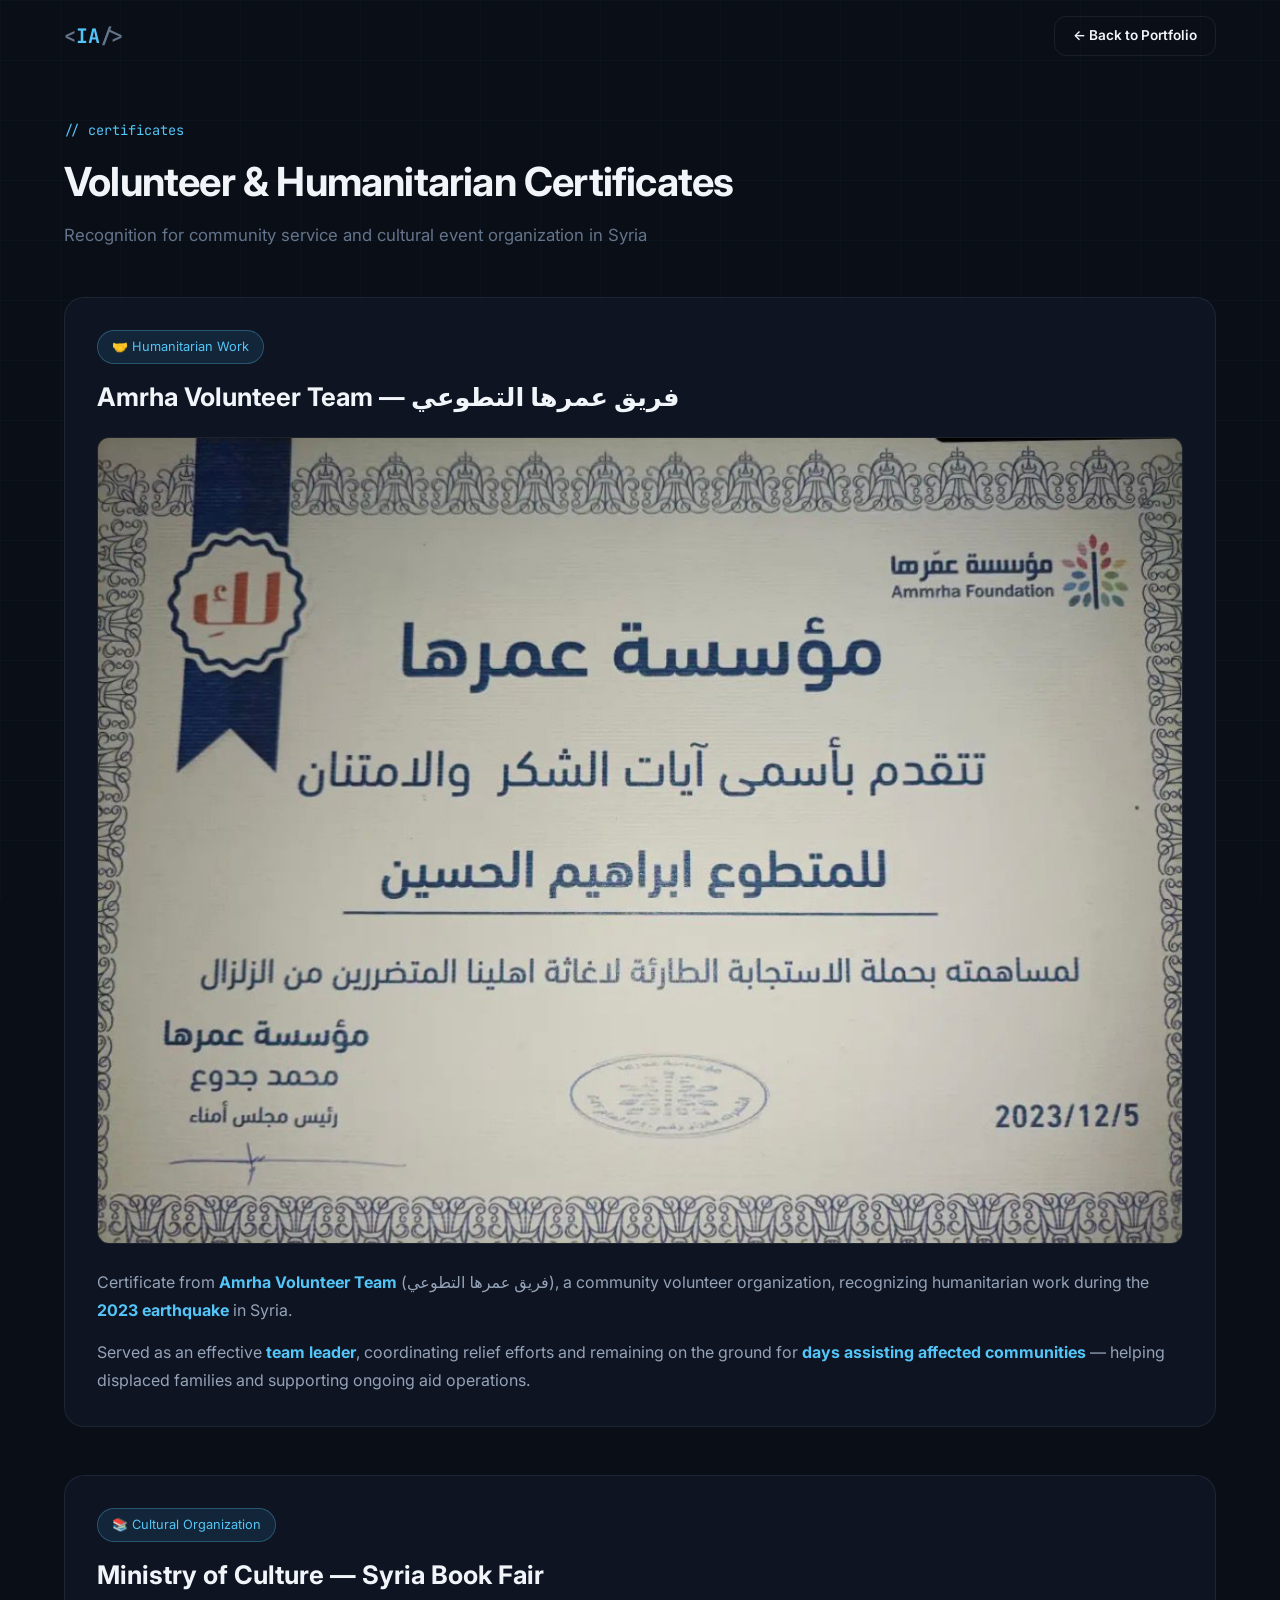
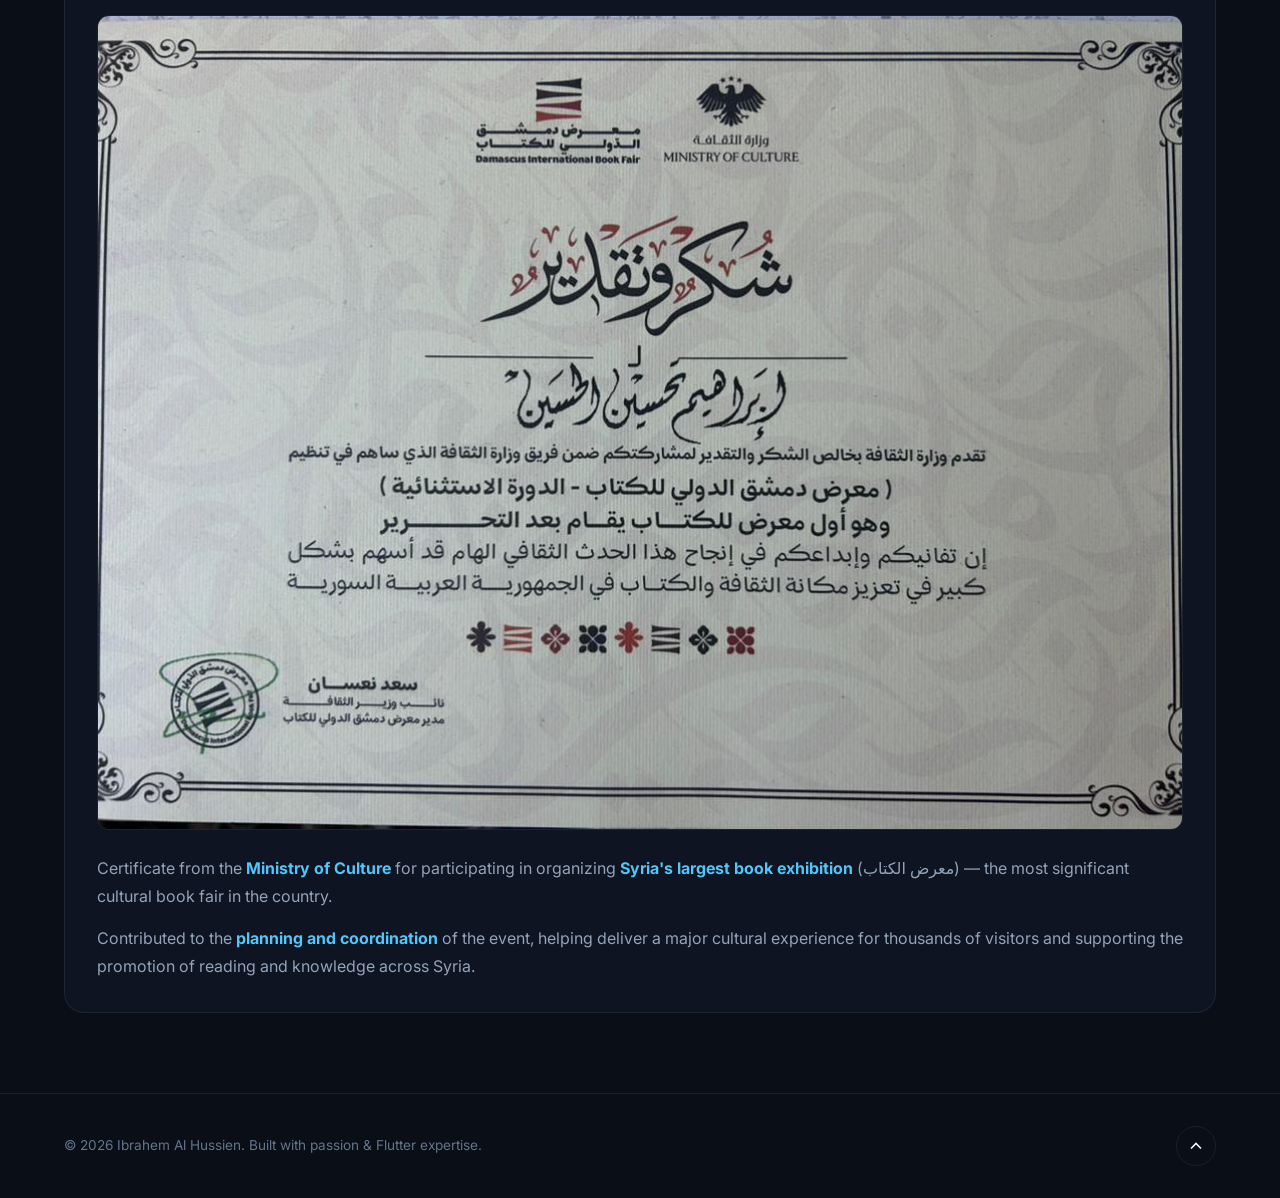
<file: certificates.html>
<!DOCTYPE html>
<html lang="en">
<head>
  <meta charset="UTF-8" />
  <script>
    (function () {
      if (location.hostname === 'brbr43.github.io' || /\/CV_proto(\/|$)/.test(location.pathname)) {
        var base = document.createElement('base');
        base.href = '/CV_proto/';
        document.head.appendChild(base);
      }
    })();
  </script>
  <meta name="viewport" content="width=device-width, initial-scale=1.0" />
  <meta name="description" content="Volunteer & humanitarian work certificates — Ibrahem Al Hussien" />
  <title>Certificates | Ibrahem Al Hussien</title>
  <link rel="preconnect" href="https://fonts.googleapis.com" />
  <link rel="preconnect" href="https://fonts.gstatic.com" crossorigin />
  <link href="https://fonts.googleapis.com/css2?family=Inter:wght@300;400;500;600;700;800&family=JetBrains+Mono:wght@400;500&display=swap" rel="stylesheet" />
  <link rel="stylesheet" href="css/style.css" />
  <link rel="icon" href="data:image/svg+xml,<svg xmlns='http://www.w3.org/2000/svg' viewBox='0 0 100 100'><text y='.9em' font-size='90'>🏅</text></svg>" />
</head>
<body>
  <div class="bg-grid" aria-hidden="true"></div>

  <header class="header scrolled" id="header">
    <nav class="nav container">
      <a href="index.html" data-page="home" class="nav-logo">
        <span class="logo-bracket">&lt;</span>IA<span class="logo-bracket">/&gt;</span>
      </a>
      <a href="index.html#education" data-page="home" class="btn btn-outline cert-back-btn">← Back to Portfolio</a>
    </nav>
  </header>

  <main class="cert-page">
    <div class="container">
      <div class="cert-page-header reveal visible">
        <span class="section-tag">// certificates</span>
        <h1 class="section-title">Volunteer & Humanitarian Certificates</h1>
        <p class="section-desc">Recognition for community service and cultural event organization in Syria</p>
      </div>

      <article class="cert-page-card reveal visible" id="amrha-team">
        <div class="cert-page-badge">🤝 Humanitarian Work</div>
        <h2>Amrha Volunteer Team — فريق عمرها التطوعي</h2>
        <div class="cert-page-image">
          <img src="assets/certificates/amrha-team.jpg" alt="Amrha Volunteer Team certificate" loading="lazy" />
        </div>
        <div class="cert-page-desc">
          <p>
            Certificate from <strong>Amrha Volunteer Team</strong> (فريق عمرها التطوعي), a community volunteer
            organization, recognizing humanitarian work during the <strong>2023 earthquake</strong> in Syria.
          </p>
          <p>
            Served as an effective <strong>team leader</strong>, coordinating relief efforts and remaining on the
            ground for <strong>days assisting affected communities</strong> — helping displaced families and supporting
            ongoing aid operations.
          </p>
        </div>
      </article>

      <article class="cert-page-card reveal visible" id="ministry-of-culture">
        <div class="cert-page-badge">📚 Cultural Organization</div>
        <h2>Ministry of Culture — Syria Book Fair</h2>
        <div class="cert-page-image">
          <img src="assets/certificates/ministry-of-culture.jpg" alt="Ministry of Culture certificate" loading="lazy" />
        </div>
        <div class="cert-page-desc">
          <p>
            Certificate from the <strong>Ministry of Culture</strong> for participating in organizing
            <strong>Syria's largest book exhibition</strong> (معرض الكتاب) — the most significant cultural book fair
            in the country.
          </p>
          <p>
            Contributed to the <strong>planning and coordination</strong> of the event, helping deliver a major
            cultural experience for thousands of visitors and supporting the promotion of reading and knowledge
            across Syria.
          </p>
        </div>
      </article>
    </div>
  </main>

  <footer class="footer">
    <div class="container footer-content">
      <p>&copy; 2026 Ibrahem Al Hussien. Built with passion & Flutter expertise.</p>
      <a href="index.html" data-page="home" class="back-to-top" aria-label="Back to portfolio">
        <svg width="20" height="20" viewBox="0 0 24 24" fill="none" stroke="currentColor" stroke-width="2"><path d="M18 15l-6-6-6 6"/></svg>
      </a>
    </div>
  </footer>

  <script src="js/main.js"></script>
  <script>
    document.addEventListener('DOMContentLoaded', function () {
      var root = (location.hostname === 'brbr43.github.io' || /\/CV_proto(\/|$)/.test(location.pathname)) ? '/CV_proto/' : '';
      document.querySelectorAll('[data-page="home"]').forEach(function (el) {
        el.href = root + 'index.html' + (el.getAttribute('href').includes('#') ? '#education' : '');
      });
      if (location.hash) {
        var target = document.querySelector(location.hash);
        if (target) setTimeout(function () { target.scrollIntoView({ behavior: 'smooth', block: 'start' }); }, 100);
      }
    });
  </script>
</body>
</html>
</file>
<file: css/style.css>
/* ============================================
   Ibrahem Al Hussien — Portfolio Styles
   ============================================ */

:root {
  --bg-primary: #0a0e17;
  --bg-secondary: #111827;
  --bg-card: rgba(17, 24, 39, 0.7);
  --bg-card-hover: rgba(30, 41, 59, 0.8);
  --border: rgba(148, 163, 184, 0.12);
  --border-hover: rgba(84, 197, 248, 0.3);
  --text-primary: #f1f5f9;
  --text-secondary: #94a3b8;
  --text-muted: #64748b;
  --accent: #54c5f8;
  --accent-dark: #2196d3;
  --accent-glow: rgba(84, 197, 248, 0.25);
  --purple: #8b5cf6;
  --purple-glow: rgba(139, 92, 246, 0.2);
  --gradient: linear-gradient(135deg, #54c5f8 0%, #8b5cf6 50%, #54c5f8 100%);
  --font-sans: 'Inter', system-ui, -apple-system, sans-serif;
  --font-mono: 'JetBrains Mono', monospace;
  --radius: 12px;
  --radius-lg: 20px;
  --shadow: 0 4px 24px rgba(0, 0, 0, 0.4);
  --shadow-glow: 0 0 40px var(--accent-glow);
  --transition: 0.3s cubic-bezier(0.4, 0, 0.2, 1);
  --header-h: 72px;
}

*, *::before, *::after {
  box-sizing: border-box;
  margin: 0;
  padding: 0;
}

html {
  scroll-behavior: smooth;
  scroll-padding-top: var(--header-h);
}

body {
  font-family: var(--font-sans);
  background: var(--bg-primary);
  color: var(--text-primary);
  line-height: 1.6;
  overflow-x: hidden;
  -webkit-font-smoothing: antialiased;
}

.container {
  width: 100%;
  max-width: 1200px;
  margin: 0 auto;
  padding: 0 24px;
}

a {
  color: inherit;
  text-decoration: none;
}

img {
  max-width: 100%;
  display: block;
}

ul {
  list-style: none;
}

/* Background effects */
.bg-grid {
  position: fixed;
  inset: 0;
  background-image:
    linear-gradient(rgba(84, 197, 248, 0.03) 1px, transparent 1px),
    linear-gradient(90deg, rgba(84, 197, 248, 0.03) 1px, transparent 1px);
  background-size: 60px 60px;
  pointer-events: none;
  z-index: 0;
}

.cursor-glow {
  position: fixed;
  width: 400px;
  height: 400px;
  border-radius: 50%;
  background: radial-gradient(circle, var(--accent-glow) 0%, transparent 70%);
  pointer-events: none;
  z-index: 0;
  transform: translate(-50%, -50%);
  transition: opacity 0.3s;
  opacity: 0;
}

body:hover .cursor-glow {
  opacity: 1;
}

/* Header */
.header {
  position: fixed;
  top: 0;
  left: 0;
  right: 0;
  z-index: 1000;
  height: var(--header-h);
  transition: var(--transition);
}

.header.scrolled {
  background: rgba(10, 14, 23, 0.85);
  backdrop-filter: blur(20px);
  border-bottom: 1px solid var(--border);
}

.nav {
  display: flex;
  align-items: center;
  justify-content: space-between;
  height: 100%;
}

.nav-logo {
  font-family: var(--font-mono);
  font-size: 1.25rem;
  font-weight: 700;
  color: var(--accent);
}

.logo-bracket {
  color: var(--text-muted);
}

.nav-links {
  display: flex;
  align-items: center;
  gap: 8px;
}

.nav-links a {
  padding: 8px 16px;
  font-size: 0.9rem;
  font-weight: 500;
  color: var(--text-secondary);
  border-radius: 8px;
  transition: var(--transition);
}

.nav-links a:hover {
  color: var(--text-primary);
  background: rgba(84, 197, 248, 0.08);
}

.nav-cta {
  background: var(--accent) !important;
  color: var(--bg-primary) !important;
  font-weight: 600 !important;
}

.nav-cta:hover {
  background: var(--accent-dark) !important;
  transform: translateY(-1px);
}

.nav-toggle {
  display: none;
  flex-direction: column;
  gap: 5px;
  background: none;
  border: none;
  cursor: pointer;
  padding: 8px;
}

.nav-toggle span {
  display: block;
  width: 24px;
  height: 2px;
  background: var(--text-primary);
  transition: var(--transition);
}

/* Hero */
.hero {
  position: relative;
  min-height: 100vh;
  display: flex;
  align-items: center;
  padding: calc(var(--header-h) + 40px) 0 80px;
  overflow: hidden;
}

.hero-bg {
  position: absolute;
  inset: 0;
  overflow: hidden;
}

.hero-orb {
  position: absolute;
  border-radius: 50%;
  filter: blur(80px);
  animation: float 8s ease-in-out infinite;
}

.hero-orb--1 {
  width: 500px;
  height: 500px;
  background: var(--accent-glow);
  top: -10%;
  right: -5%;
}

.hero-orb--2 {
  width: 400px;
  height: 400px;
  background: var(--purple-glow);
  bottom: 10%;
  left: -10%;
  animation-delay: -3s;
}

.hero-orb--3 {
  width: 300px;
  height: 300px;
  background: rgba(84, 197, 248, 0.1);
  top: 50%;
  left: 40%;
  animation-delay: -5s;
}

@keyframes float {
  0%, 100% { transform: translate(0, 0) scale(1); }
  33% { transform: translate(30px, -30px) scale(1.05); }
  66% { transform: translate(-20px, 20px) scale(0.95); }
}

.hero-content {
  position: relative;
  z-index: 1;
}

.hero-badge {
  display: inline-flex;
  align-items: center;
  gap: 8px;
  padding: 8px 16px;
  background: rgba(84, 197, 248, 0.1);
  border: 1px solid var(--border-hover);
  border-radius: 100px;
  font-size: 0.85rem;
  color: var(--accent);
  margin-bottom: 24px;
}

.pulse-dot {
  width: 8px;
  height: 8px;
  background: #22c55e;
  border-radius: 50%;
  animation: pulse 2s ease-in-out infinite;
}

@keyframes pulse {
  0%, 100% { opacity: 1; transform: scale(1); }
  50% { opacity: 0.5; transform: scale(1.3); }
}

.hero-title {
  font-size: clamp(2.5rem, 6vw, 4.5rem);
  font-weight: 800;
  line-height: 1.1;
  letter-spacing: -0.02em;
  margin-bottom: 16px;
}

.gradient-text {
  background: var(--gradient);
  background-size: 200% auto;
  -webkit-background-clip: text;
  -webkit-text-fill-color: transparent;
  background-clip: text;
  animation: shimmer 4s linear infinite;
}

@keyframes shimmer {
  to { background-position: 200% center; }
}

.hero-subtitle {
  font-size: clamp(1.1rem, 2.5vw, 1.5rem);
  color: var(--text-secondary);
  margin-bottom: 16px;
  max-width: 700px;
}

.highlight {
  color: var(--accent);
  font-weight: 600;
}

.hero-desc {
  font-size: 1.05rem;
  color: var(--text-muted);
  max-width: 600px;
  margin-bottom: 32px;
}

.hero-actions {
  display: flex;
  flex-wrap: wrap;
  gap: 16px;
  margin-bottom: 48px;
}

.btn {
  display: inline-flex;
  align-items: center;
  gap: 8px;
  padding: 14px 28px;
  font-size: 0.95rem;
  font-weight: 600;
  border-radius: var(--radius);
  transition: var(--transition);
  cursor: pointer;
  border: none;
}

.btn-primary {
  background: var(--accent);
  color: var(--bg-primary);
  box-shadow: var(--shadow-glow);
}

.btn-primary:hover {
  background: var(--accent-dark);
  transform: translateY(-2px);
  box-shadow: 0 0 60px var(--accent-glow);
}

.btn-outline {
  background: transparent;
  color: var(--text-primary);
  border: 1px solid var(--border);
}

.btn-outline:hover {
  border-color: var(--accent);
  color: var(--accent);
  background: rgba(84, 197, 248, 0.05);
}

.hero-stats {
  display: flex;
  align-items: center;
  gap: 32px;
  padding: 24px 32px;
  background: var(--bg-card);
  border: 1px solid var(--border);
  border-radius: var(--radius-lg);
  backdrop-filter: blur(12px);
  width: fit-content;
}

.stat {
  text-align: center;
}

.stat-number {
  display: inline;
  font-size: 2rem;
  font-weight: 800;
  color: var(--accent);
  font-family: var(--font-mono);
}

.stat-suffix {
  font-size: 1.5rem;
  font-weight: 800;
  color: var(--accent);
}

.stat-label {
  display: block;
  font-size: 0.8rem;
  color: var(--text-muted);
  margin-top: 4px;
}

.stat-divider {
  width: 1px;
  height: 40px;
  background: var(--border);
}

.scroll-indicator {
  position: absolute;
  bottom: 32px;
  left: 50%;
  transform: translateX(-50%);
}

.scroll-mouse {
  width: 24px;
  height: 38px;
  border: 2px solid var(--text-muted);
  border-radius: 12px;
  position: relative;
}

.scroll-mouse::after {
  content: '';
  position: absolute;
  top: 8px;
  left: 50%;
  transform: translateX(-50%);
  width: 4px;
  height: 8px;
  background: var(--accent);
  border-radius: 2px;
  animation: scrollBounce 2s ease-in-out infinite;
}

@keyframes scrollBounce {
  0%, 100% { transform: translateX(-50%) translateY(0); opacity: 1; }
  50% { transform: translateX(-50%) translateY(10px); opacity: 0.3; }
}

/* Sections */
.section {
  position: relative;
  z-index: 1;
  padding: 100px 0;
}

.section-header {
  margin-bottom: 48px;
}

.section-tag {
  font-family: var(--font-mono);
  font-size: 0.85rem;
  color: var(--accent);
  display: block;
  margin-bottom: 8px;
}

.section-title {
  font-size: clamp(1.8rem, 4vw, 2.5rem);
  font-weight: 700;
  letter-spacing: -0.02em;
}

.section-desc {
  color: var(--text-muted);
  margin-top: 8px;
  font-size: 1.05rem;
}

/* About */
.about-grid {
  display: grid;
  grid-template-columns: 1fr 1fr;
  gap: 48px;
  align-items: start;
}

.about-text p {
  color: var(--text-secondary);
  margin-bottom: 16px;
  font-size: 1.05rem;
}

.about-text strong {
  color: var(--accent);
}

.about-highlights {
  display: grid;
  grid-template-columns: 1fr 1fr;
  gap: 16px;
}

.highlight-card {
  padding: 24px;
  background: var(--bg-card);
  border: 1px solid var(--border);
  border-radius: var(--radius);
  transition: var(--transition);
}

.highlight-card:hover {
  border-color: var(--border-hover);
  transform: translateY(-4px);
  box-shadow: var(--shadow);
}

.highlight-icon {
  font-size: 1.5rem;
  margin-bottom: 12px;
}

.highlight-card h3 {
  font-size: 1rem;
  margin-bottom: 8px;
}

.highlight-card p {
  font-size: 0.85rem;
  color: var(--text-muted);
}

/* Skills */
.skills-grid {
  display: grid;
  grid-template-columns: repeat(auto-fit, minmax(280px, 1fr));
  gap: 20px;
}

.skill-category {
  padding: 28px;
  background: var(--bg-card);
  border: 1px solid var(--border);
  border-radius: var(--radius-lg);
  transition: var(--transition);
}

.skill-category:hover {
  border-color: var(--border-hover);
  box-shadow: var(--shadow-glow);
}

.skill-category-header {
  display: flex;
  align-items: center;
  gap: 12px;
  margin-bottom: 20px;
}

.skill-icon {
  font-size: 1.5rem;
}

.skill-category h3 {
  font-size: 1.1rem;
}

.skill-tags {
  display: flex;
  flex-wrap: wrap;
  gap: 8px;
}

.tag {
  padding: 6px 14px;
  background: rgba(84, 197, 248, 0.08);
  border: 1px solid rgba(84, 197, 248, 0.15);
  border-radius: 100px;
  font-size: 0.8rem;
  color: var(--text-secondary);
  transition: var(--transition);
}

.tag:hover {
  background: rgba(84, 197, 248, 0.15);
  color: var(--accent);
  border-color: var(--border-hover);
}

/* Experience Timeline */
.timeline {
  position: relative;
  padding-left: 32px;
}

.timeline::before {
  content: '';
  position: absolute;
  left: 7px;
  top: 0;
  bottom: 0;
  width: 2px;
  background: linear-gradient(to bottom, var(--accent), var(--purple), transparent);
}

.timeline-item {
  position: relative;
  margin-bottom: 40px;
}

.timeline-marker {
  position: absolute;
  left: -32px;
  top: 8px;
  width: 16px;
  height: 16px;
  background: var(--bg-primary);
  border: 3px solid var(--accent);
  border-radius: 50%;
  box-shadow: 0 0 12px var(--accent-glow);
}

.timeline-content {
  padding: 28px;
  background: var(--bg-card);
  border: 1px solid var(--border);
  border-radius: var(--radius-lg);
  transition: var(--transition);
}

.timeline-content:hover {
  border-color: var(--border-hover);
}

.timeline-header {
  display: flex;
  justify-content: space-between;
  align-items: flex-start;
  flex-wrap: wrap;
  gap: 12px;
  margin-bottom: 16px;
}

.timeline-header h3 {
  font-size: 1.15rem;
}

.company {
  color: var(--accent);
  font-size: 0.9rem;
  font-weight: 500;
}

.timeline-header time {
  font-family: var(--font-mono);
  font-size: 0.8rem;
  color: var(--text-muted);
  padding: 4px 12px;
  background: rgba(84, 197, 248, 0.08);
  border-radius: 100px;
}

.timeline-content ul {
  list-style: disc;
  padding-left: 20px;
}

.timeline-content li {
  color: var(--text-secondary);
  font-size: 0.95rem;
  margin-bottom: 8px;
}

/* Projects */
.projects-grid {
  display: grid;
  grid-template-columns: repeat(auto-fill, minmax(360px, 1fr));
  gap: 28px;
}

.project-card {
  background: var(--bg-card);
  border: 1px solid var(--border);
  border-radius: var(--radius-lg);
  overflow: hidden;
  transition: var(--transition);
  display: flex;
  flex-direction: column;
}

.project-card:hover {
  border-color: var(--border-hover);
  transform: translateY(-6px);
  box-shadow: var(--shadow), var(--shadow-glow);
}

.project-preview {
  position: relative;
  height: 240px;
  overflow: hidden;
  cursor: pointer;
  background: var(--bg-secondary);
}

.project-preview img {
  width: 100%;
  height: 100%;
  object-fit: cover;
  object-position: top center;
  transition: transform 0.5s ease;
}

.project-card:hover .project-preview img {
  transform: scale(1.05);
}

.project-preview-overlay {
  position: absolute;
  inset: 0;
  background: linear-gradient(to top, rgba(10, 14, 23, 0.9) 0%, transparent 50%);
  display: flex;
  align-items: flex-end;
  justify-content: center;
  padding-bottom: 16px;
  opacity: 0;
  transition: var(--transition);
}

.project-preview:hover .project-preview-overlay {
  opacity: 1;
}

.view-gallery-btn {
  padding: 8px 20px;
  background: var(--accent);
  color: var(--bg-primary);
  border: none;
  border-radius: 100px;
  font-size: 0.85rem;
  font-weight: 600;
  cursor: pointer;
}

.project-screenshots-count {
  position: absolute;
  top: 12px;
  right: 12px;
  padding: 4px 10px;
  background: rgba(0, 0, 0, 0.6);
  backdrop-filter: blur(8px);
  border-radius: 100px;
  font-size: 0.75rem;
  color: var(--text-secondary);
}

.project-body {
  padding: 24px;
  flex: 1;
  display: flex;
  flex-direction: column;
}

.project-type {
  font-family: var(--font-mono);
  font-size: 0.75rem;
  color: var(--accent);
  margin-bottom: 8px;
}

.project-body h3 {
  font-size: 1.25rem;
  margin-bottom: 8px;
}

.project-desc {
  font-size: 0.9rem;
  color: var(--text-muted);
  margin-bottom: 16px;
  flex: 1;
}

.project-tech {
  display: flex;
  flex-wrap: wrap;
  gap: 6px;
  margin-bottom: 16px;
}

.project-tech span {
  font-size: 0.7rem;
  padding: 3px 10px;
  background: rgba(139, 92, 246, 0.1);
  border: 1px solid rgba(139, 92, 246, 0.2);
  border-radius: 100px;
  color: var(--text-secondary);
}

.project-links {
  display: flex;
  gap: 10px;
}

.store-link {
  display: inline-flex;
  align-items: center;
  gap: 6px;
  padding: 8px 16px;
  font-size: 0.8rem;
  font-weight: 500;
  border-radius: 8px;
  transition: var(--transition);
  flex: 1;
  justify-content: center;
}

.store-link--play {
  background: rgba(52, 168, 83, 0.15);
  border: 1px solid rgba(52, 168, 83, 0.3);
  color: #34a853;
}

.store-link--play:hover {
  background: rgba(52, 168, 83, 0.25);
}

.store-link--appstore {
  background: rgba(0, 122, 255, 0.15);
  border: 1px solid rgba(0, 122, 255, 0.3);
  color: #007aff;
}

.store-link--appstore:hover {
  background: rgba(0, 122, 255, 0.25);
}

.project-card--no-images .project-preview {
  display: flex;
  align-items: center;
  justify-content: center;
  background: linear-gradient(135deg, rgba(84, 197, 248, 0.1), rgba(139, 92, 246, 0.1));
}

.project-placeholder-icon {
  font-size: 4rem;
  opacity: 0.5;
}

/* Education */
.edu-grid {
  display: grid;
  grid-template-columns: repeat(auto-fit, minmax(300px, 1fr));
  gap: 24px;
}

.edu-card {
  padding: 32px;
  background: var(--bg-card);
  border: 1px solid var(--border);
  border-radius: var(--radius-lg);
  transition: var(--transition);
}

.edu-card:hover {
  border-color: var(--border-hover);
}

.edu-icon {
  font-size: 2rem;
  margin-bottom: 16px;
}

.edu-card h3 {
  font-size: 1.15rem;
  margin-bottom: 8px;
}

.edu-card p {
  color: var(--text-muted);
  font-size: 0.95rem;
}

.edu-badge {
  display: inline-block;
  margin-top: 12px;
  padding: 4px 12px;
  background: rgba(84, 197, 248, 0.1);
  border-radius: 100px;
  font-size: 0.8rem;
  color: var(--accent);
}

.edu-card--certs .certs-subtitle {
  margin-bottom: 20px;
}

.edu-card--link {
  display: block;
  text-decoration: none;
  color: inherit;
  cursor: pointer;
}

.edu-card--link:hover {
  border-color: var(--border-hover);
  transform: translateY(-4px);
  box-shadow: var(--shadow);
}

.cert-view-all {
  display: inline-block;
  margin-top: 16px;
  font-size: 0.85rem;
  font-weight: 600;
  color: var(--accent);
}

.cert-list {
  display: flex;
  flex-direction: column;
  gap: 10px;
}

.cert-item {
  display: flex;
  align-items: center;
  gap: 14px;
  width: 100%;
  padding: 14px 16px;
  background: rgba(84, 197, 248, 0.05);
  border: 1px solid var(--border);
  border-radius: var(--radius);
  text-align: left;
  color: inherit;
  font-family: inherit;
  pointer-events: none;
}

.cert-item-icon {
  font-size: 1.4rem;
  flex-shrink: 0;
}

.cert-item-text {
  flex: 1;
  display: flex;
  flex-direction: column;
  gap: 4px;
}

.cert-item-text strong {
  font-size: 0.9rem;
  color: var(--text-primary);
}

.cert-item-text small {
  font-size: 0.78rem;
  color: var(--text-muted);
  line-height: 1.4;
}

.cert-item-arrow {
  font-size: 1.25rem;
  color: var(--accent);
  flex-shrink: 0;
}

/* Certificates page */
.cert-page {
  position: relative;
  z-index: 1;
  padding: calc(var(--header-h) + 48px) 0 80px;
}

.cert-back-btn {
  padding: 8px 18px !important;
  font-size: 0.85rem !important;
}

.cert-page-header {
  margin-bottom: 48px;
}

.cert-page-card {
  margin-bottom: 48px;
  padding: 32px;
  background: var(--bg-card);
  border: 1px solid var(--border);
  border-radius: var(--radius-lg);
  scroll-margin-top: calc(var(--header-h) + 24px);
}

.cert-page-card:last-child {
  margin-bottom: 0;
}

.cert-page-badge {
  display: inline-block;
  padding: 6px 14px;
  margin-bottom: 16px;
  background: rgba(84, 197, 248, 0.1);
  border: 1px solid var(--border-hover);
  border-radius: 100px;
  font-size: 0.8rem;
  color: var(--accent);
}

.cert-page-card h2 {
  font-size: clamp(1.2rem, 3vw, 1.6rem);
  margin-bottom: 24px;
  line-height: 1.3;
}

.cert-page-image {
  border-radius: var(--radius);
  overflow: hidden;
  border: 1px solid var(--border);
  margin-bottom: 24px;
  background: #0d1117;
}

.cert-page-image img {
  width: 100%;
  height: auto;
  display: block;
}

.cert-page-desc p {
  color: var(--text-secondary);
  font-size: 1rem;
  line-height: 1.75;
  margin-bottom: 14px;
}

.cert-page-desc p:last-child {
  margin-bottom: 0;
}

.cert-page-desc strong {
  color: var(--accent);
}

.lang-list {
  margin-top: 16px;
}

.lang-item {
  display: grid;
  grid-template-columns: 80px 1fr auto;
  align-items: center;
  gap: 12px;
  margin-bottom: 12px;
  font-size: 0.9rem;
}

.lang-bar {
  height: 6px;
  background: rgba(148, 163, 184, 0.15);
  border-radius: 3px;
  overflow: hidden;
}

.lang-fill {
  height: 100%;
  background: var(--gradient);
  border-radius: 3px;
  transition: width 1s ease;
}

.lang-level {
  font-size: 0.75rem;
  color: var(--text-muted);
}

/* Contact */
.contact-card {
  display: grid;
  grid-template-columns: 1fr 1fr;
  gap: 48px;
  padding: 48px;
  background: var(--bg-card);
  border: 1px solid var(--border);
  border-radius: var(--radius-lg);
  align-items: center;
}

.contact-content h2 {
  font-size: clamp(1.5rem, 3vw, 2rem);
  margin: 12px 0 16px;
}

.contact-content p {
  color: var(--text-muted);
  margin-bottom: 28px;
}

.contact-links {
  display: flex;
  flex-wrap: wrap;
  gap: 12px;
}

.contact-link {
  display: inline-flex;
  align-items: center;
  gap: 8px;
  padding: 12px 20px;
  background: rgba(84, 197, 248, 0.08);
  border: 1px solid var(--border);
  border-radius: var(--radius);
  font-size: 0.9rem;
  font-weight: 500;
  transition: var(--transition);
}

.contact-link:hover {
  border-color: var(--accent);
  color: var(--accent);
  transform: translateY(-2px);
}

.code-block {
  background: var(--bg-secondary);
  border: 1px solid var(--border);
  border-radius: var(--radius);
  overflow: hidden;
}

.code-header {
  display: flex;
  align-items: center;
  gap: 8px;
  padding: 12px 16px;
  background: rgba(0, 0, 0, 0.3);
  border-bottom: 1px solid var(--border);
}

.code-dot {
  width: 12px;
  height: 12px;
  border-radius: 50%;
}

.code-dot.red { background: #ff5f57; }
.code-dot.yellow { background: #febc2e; }
.code-dot.green { background: #28c840; }

.code-filename {
  margin-left: 8px;
  font-family: var(--font-mono);
  font-size: 0.8rem;
  color: var(--text-muted);
}

.code-body {
  padding: 20px;
  font-family: var(--font-mono);
  font-size: 0.8rem;
  line-height: 1.7;
  overflow-x: auto;
}

.code-body .kw { color: #c678dd; }
.code-body .type { color: #61afef; }
.code-body .str { color: #98c379; }
.code-body .num { color: #d19a66; }
.code-body .fn { color: #61afef; }

/* Footer */
.footer {
  padding: 32px 0;
  border-top: 1px solid var(--border);
  position: relative;
  z-index: 1;
}

.footer-content {
  display: flex;
  justify-content: space-between;
  align-items: center;
}

.footer p {
  font-size: 0.85rem;
  color: var(--text-muted);
}

.back-to-top {
  display: flex;
  align-items: center;
  justify-content: center;
  width: 40px;
  height: 40px;
  border: 1px solid var(--border);
  border-radius: 50%;
  transition: var(--transition);
}

.back-to-top:hover {
  border-color: var(--accent);
  color: var(--accent);
  transform: translateY(-2px);
}

/* Modal */
.modal {
  position: fixed;
  inset: 0;
  z-index: 2000;
  display: flex;
  align-items: center;
  justify-content: center;
  opacity: 0;
  visibility: hidden;
  transition: var(--transition);
}

.modal.active {
  opacity: 1;
  visibility: visible;
}

.modal-backdrop {
  position: absolute;
  inset: 0;
  background: rgba(0, 0, 0, 0.8);
  backdrop-filter: blur(8px);
}

.modal-content {
  position: relative;
  width: 90%;
  max-width: 900px;
  max-height: 90vh;
  background: var(--bg-secondary);
  border: 1px solid var(--border);
  border-radius: var(--radius-lg);
  overflow: hidden;
  transform: scale(0.9);
  transition: var(--transition);
}

.modal.active .modal-content {
  transform: scale(1);
}

.modal-close {
  position: absolute;
  top: 12px;
  right: 16px;
  z-index: 10;
  background: rgba(0, 0, 0, 0.5);
  border: none;
  color: var(--text-primary);
  font-size: 1.5rem;
  width: 36px;
  height: 36px;
  border-radius: 50%;
  cursor: pointer;
  display: flex;
  align-items: center;
  justify-content: center;
  transition: var(--transition);
}

.modal-close:hover {
  background: var(--accent);
  color: var(--bg-primary);
}

.modal-gallery {
  position: relative;
  background: #000;
}

.gallery-viewport {
  height: 60vh;
  display: flex;
  align-items: center;
  justify-content: center;
}

.gallery-viewport img {
  max-height: 100%;
  max-width: 100%;
  object-fit: contain;
}

.gallery-nav {
  position: absolute;
  top: 50%;
  transform: translateY(-50%);
  background: rgba(0, 0, 0, 0.6);
  border: 1px solid var(--border);
  color: var(--text-primary);
  font-size: 2rem;
  width: 48px;
  height: 48px;
  border-radius: 50%;
  cursor: pointer;
  transition: var(--transition);
  display: flex;
  align-items: center;
  justify-content: center;
}

.gallery-nav:hover {
  background: var(--accent);
  color: var(--bg-primary);
}

.gallery-prev { left: 16px; }
.gallery-next { right: 16px; }

.gallery-counter {
  position: absolute;
  bottom: 12px;
  left: 50%;
  transform: translateX(-50%);
  padding: 4px 14px;
  background: rgba(0, 0, 0, 0.6);
  border-radius: 100px;
  font-size: 0.8rem;
  color: var(--text-secondary);
}

.modal-info {
  padding: 24px;
}

.modal-info h3 {
  font-size: 1.25rem;
  margin-bottom: 8px;
}

.modal-info p {
  color: var(--text-muted);
  font-size: 0.9rem;
}

/* Reveal animations */
.reveal {
  opacity: 0;
  transform: translateY(30px);
  transition: opacity 0.6s ease, transform 0.6s ease;
}

.reveal.visible {
  opacity: 1;
  transform: translateY(0);
}

/* Responsive */
@media (max-width: 968px) {
  .about-grid,
  .contact-card {
    grid-template-columns: 1fr;
  }

  .about-highlights {
    grid-template-columns: 1fr 1fr;
  }
}

@media (max-width: 768px) {
  .nav-toggle {
    display: flex;
  }

  .nav-links {
    position: fixed;
    top: var(--header-h);
    left: 0;
    right: 0;
    background: rgba(10, 14, 23, 0.95);
    backdrop-filter: blur(20px);
    flex-direction: column;
    padding: 24px;
    gap: 4px;
    border-bottom: 1px solid var(--border);
    transform: translateY(-120%);
    transition: var(--transition);
  }

  .nav-links.open {
    transform: translateY(0);
  }

  .nav-links a {
    width: 100%;
    text-align: center;
    padding: 12px;
  }

  .hero-stats {
    flex-direction: column;
    gap: 20px;
    width: 100%;
  }

  .stat-divider {
    width: 60px;
    height: 1px;
  }

  .projects-grid {
    grid-template-columns: 1fr;
  }

  .about-highlights {
    grid-template-columns: 1fr;
  }

  .timeline-header {
    flex-direction: column;
  }

  .gallery-viewport {
    height: 50vh;
  }
}

@media (max-width: 480px) {
  .hero-actions {
    flex-direction: column;
  }

  .btn {
    width: 100%;
    justify-content: center;
  }

  .contact-card {
    padding: 24px;
  }

  .project-links {
    flex-direction: column;
  }
}
</file>
